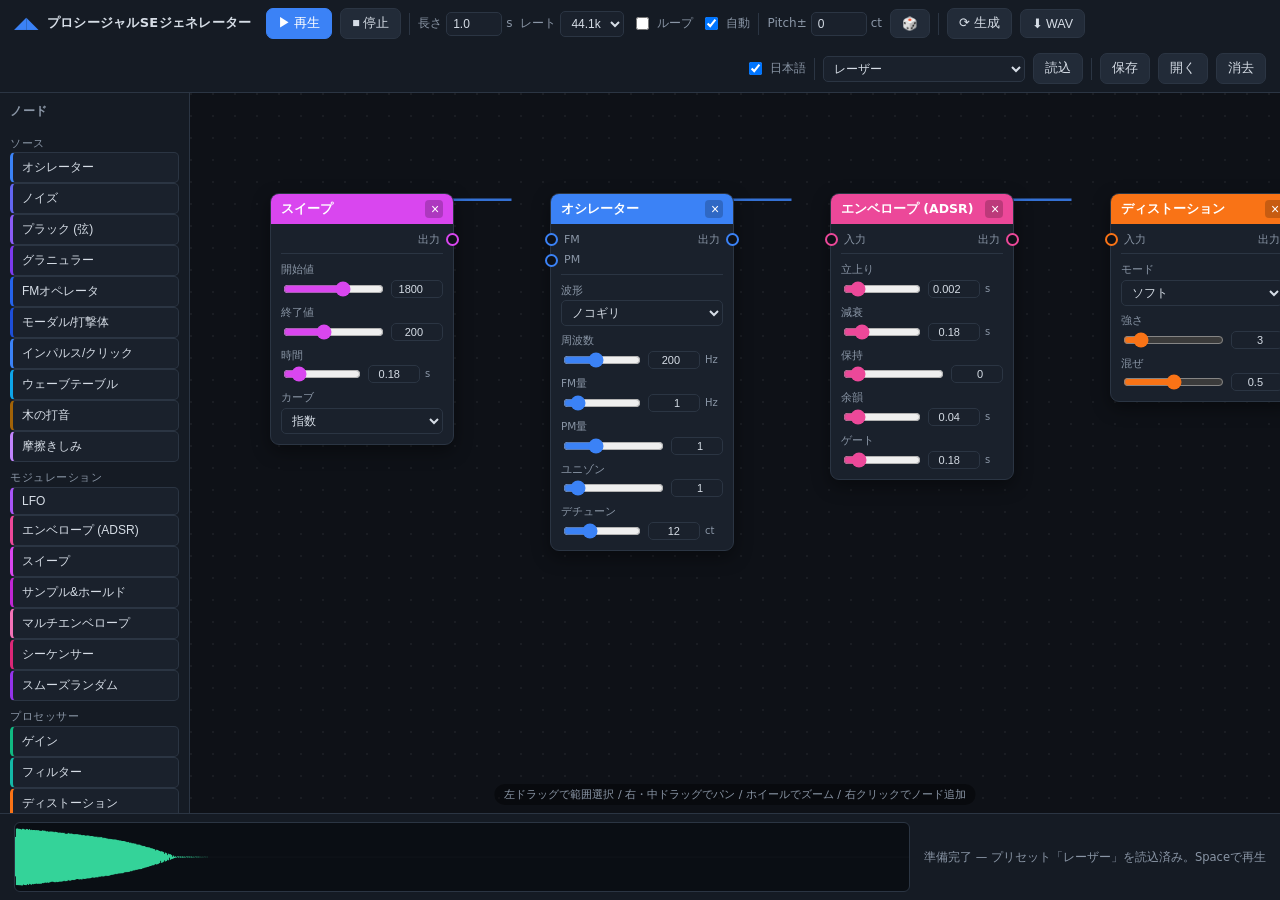
<file: ProceduralSEGenerator/index.html>
<!DOCTYPE html>
<html lang="ja">
<head>
<meta charset="UTF-8">
<meta name="viewport" content="width=device-width, initial-scale=1.0">
<title>プロシージャルSEジェネレーター</title>
<link rel="icon" href="data:,">
<link rel="stylesheet" href="css/style.css">
</head>
<body>
<div id="app">
  <header id="topbar">
    <div class="brand">
      <span class="logo">◢◣</span>
      <span class="title">プロシージャルSEジェネレーター</span>
    </div>
    <div class="transport">
      <button id="btn-play" class="btn primary" title="Space">▶ 再生</button>
      <button id="btn-stop" class="btn">■ 停止</button>
      <div class="sep"></div>
      <label class="field">長さ
        <input id="in-duration" type="number" min="0.05" max="10" step="0.05" value="1.0"> s
      </label>
      <label class="field">レート
        <select id="in-samplerate">
          <option value="44100">44.1k</option>
          <option value="48000">48k</option>
          <option value="22050">22k</option>
        </select>
      </label>
      <label class="field check"><input id="in-loop" type="checkbox"> ループ</label>
      <label class="field check"><input id="in-autorender" type="checkbox" checked> 自動</label>
      <div class="sep"></div>
      <label class="field">Pitch±
        <input id="in-vary" type="number" min="0" max="200" step="1" value="0"> ct
      </label>
      <button id="btn-dice" class="btn" title="ランダムに揺らして再生">🎲</button>
      <div class="sep"></div>
      <button id="btn-render" class="btn">⟳ 生成</button>
      <button id="btn-export" class="btn">⬇ WAV</button>
    </div>
    <div class="rightbar">
      <label class="field check" title="ノード名・パラメータ名を日本語表示"><input id="in-lang" type="checkbox" checked> 日本語</label>
      <div class="sep"></div>
      <select id="preset-select" title="プリセット">
        <option value="">— プリセット —</option>
      </select>
      <button id="btn-load-preset" class="btn">読込</button>
      <div class="sep"></div>
      <button id="btn-save" class="btn" title="グラフをJSONファイルで保存">保存</button>
      <button id="btn-open" class="btn" title="JSONファイルからグラフを開く">開く</button>
      <button id="btn-clear" class="btn danger">消去</button>
    </div>
  </header>

  <div id="body">
    <aside id="palette">
      <div class="palette-title">ノード</div>
      <div id="palette-list"></div>
      <div class="palette-hint">クリックで追加 / ポートをドラッグで接続 / 配線クリックで削除<br>ノードに重ねて <b>Ctrl+Space</b> でその地点の音を試聴
      </div>
    </aside>

    <main id="canvas-wrap">
      <div id="world">
        <svg id="wires" xmlns="http://www.w3.org/2000/svg"></svg>
        <div id="nodes"></div>
      </div>
      <div id="canvas-hint">左ドラッグで範囲選択 / 右・中ドラッグでパン / ホイールでズーム / 右クリックでノード追加</div>
    </main>
  </div>

  <footer id="bottombar">
    <canvas id="scope" width="900" height="120"></canvas>
    <div id="status">準備完了</div>
  </footer>
</div>

<input id="file-input" type="file" accept="application/json" style="display:none">

<script src="js/dsp.js"></script>
<script src="js/graph.js"></script>
<script src="js/audio.js"></script>
<script src="js/editor.js"></script>
<script src="js/presets.js"></script>
<script src="js/main.js"></script>
</body>
</html>
</file>
<file: ProceduralSEGenerator/css/style.css>
:root {
  --bg: #0e1117;
  --bg2: #151b24;
  --panel: #1a212c;
  --panel2: #222b38;
  --line: #2b3543;
  --text: #d6dde6;
  --muted: #8a96a6;
  --accent: #3b82f6;
  --green: #34d399;
  --red: #ef4444;
  --radius: 7px;
}

* { box-sizing: border-box; }
html, body { height: 100%; margin: 0; }
body {
  background: var(--bg);
  color: var(--text);
  font: 13px/1.4 "Segoe UI", system-ui, sans-serif;
  overflow: hidden;
  user-select: none;
}

#app { display: flex; flex-direction: column; height: 100vh; }

/* ---------- top bar ---------- */
#topbar {
  display: flex; align-items: center; gap: 14px;
  padding: 8px 14px;
  background: var(--bg2);
  border-bottom: 1px solid var(--line);
  flex-wrap: wrap;
}
.brand { display: flex; align-items: center; gap: 8px; font-weight: 600; }
.brand .logo { color: var(--accent); font-size: 16px; }
.brand .title { letter-spacing: .3px; }
.transport, .rightbar { display: flex; align-items: center; gap: 8px; }
.rightbar { margin-left: auto; }
.sep { width: 1px; height: 22px; background: var(--line); }

.field { display: flex; align-items: center; gap: 4px; color: var(--muted); font-size: 12px; }
.field input[type=number] { width: 56px; }
.field.check { gap: 5px; }

.btn {
  background: var(--panel2); color: var(--text);
  border: 1px solid var(--line); border-radius: var(--radius);
  padding: 6px 11px; cursor: pointer; font-size: 12.5px;
  transition: background .12s, border-color .12s;
}
.btn:hover { background: #2c3848; border-color: #3a475a; }
.btn.primary { background: var(--accent); border-color: var(--accent); color: #fff; }
.btn.primary:hover { background: #2f6fd6; }
.btn.primary.playing { background: var(--green); border-color: var(--green); color: #06231a; }
.btn.danger:hover { background: #3a1f25; border-color: var(--red); color: #ff9a9a; }

input, select {
  background: var(--panel); color: var(--text);
  border: 1px solid var(--line); border-radius: 5px;
  padding: 4px 6px; font-size: 12px; outline: none;
}
input:focus, select:focus { border-color: var(--accent); }

/* ---------- body ---------- */
#body { flex: 1; display: flex; min-height: 0; }

#palette {
  width: 190px; background: var(--bg2);
  border-right: 1px solid var(--line);
  padding: 10px; overflow-y: auto;
  display: flex; flex-direction: column; gap: 4px;
}
.palette-title { font-weight: 600; font-size: 12px; color: var(--muted); margin-bottom: 4px; text-transform: uppercase; letter-spacing: .5px; }
.palette-cat { font-size: 10.5px; color: var(--muted); text-transform: uppercase; letter-spacing: .5px; margin: 8px 0 2px; }
.palette-item {
  text-align: left; width: 100%;
  background: var(--panel); color: var(--text);
  border: 1px solid var(--line); border-left: 3px solid var(--accent);
  border-radius: 5px; padding: 6px 9px; cursor: pointer; font-size: 12px;
}
.palette-item:hover:not(:disabled) { background: var(--panel2); }
.palette-item:disabled { opacity: .4; cursor: not-allowed; }
.palette-hint { margin-top: auto; font-size: 10.5px; color: var(--muted); line-height: 1.5; padding-top: 10px; }

/* ---------- canvas ---------- */
#canvas-wrap {
  flex: 1; position: relative; overflow: hidden;
  background:
    radial-gradient(circle at 1px 1px, rgba(255,255,255,.05) 1px, transparent 0);
  background-size: 22px 22px;
  background-color: var(--bg);
  cursor: grab;
}
#canvas-wrap:active { cursor: grabbing; }
#world { position: absolute; top: 0; left: 0; transform-origin: 0 0; }
#wires { position: absolute; top: 0; left: 0; width: 6000px; height: 4000px; overflow: visible; pointer-events: none; }
.wire { fill: none; stroke: var(--accent); stroke-width: 2.5; opacity: .85; pointer-events: stroke; cursor: pointer; }
.wire:hover { opacity: 1; stroke-width: 3.5; }
.wire.temp { stroke-dasharray: 5 4; opacity: .9; pointer-events: none; }
#nodes { position: absolute; top: 0; left: 0; }

.sel-rect {
  position: absolute; z-index: 60; pointer-events: none; border-radius: 2px;
  border: 1px solid var(--accent);
  background: color-mix(in srgb, var(--accent) 16%, transparent);
}

#canvas-hint {
  position: absolute; bottom: 8px; left: 50%; transform: translateX(-50%);
  font-size: 11px; color: var(--muted); background: rgba(0,0,0,.4);
  padding: 3px 10px; border-radius: 10px; pointer-events: none;
}

/* ---------- node ---------- */
.node {
  position: absolute; width: 184px;
  background: var(--panel); border: 1px solid var(--line);
  border-radius: 9px; box-shadow: 0 6px 18px rgba(0,0,0,.4);
  --accent: #3b82f6;
}
.node.selected { border-color: var(--accent); box-shadow: 0 0 0 2px color-mix(in srgb, var(--accent) 45%, transparent), 0 6px 18px rgba(0,0,0,.5); }
.node:hover { border-color: color-mix(in srgb, var(--accent) 60%, var(--line)); }
.node.auditioning {
  border-color: var(--green);
  box-shadow: 0 0 0 2px color-mix(in srgb, var(--green) 55%, transparent), 0 0 22px color-mix(in srgb, var(--green) 50%, transparent), 0 6px 18px rgba(0,0,0,.5);
}
.node.dragging { opacity: .92; }
.node-header {
  display: flex; align-items: center; justify-content: space-between;
  background: var(--accent); color: #fff;
  padding: 6px 10px; border-radius: 8px 8px 0 0; cursor: move;
  font-weight: 600; font-size: 12.5px;
}
.node-del {
  background: rgba(0,0,0,.2); border: none; color: #fff;
  width: 18px; height: 18px; border-radius: 4px; cursor: pointer; line-height: 1; font-size: 14px;
}
.node-del:hover { background: rgba(0,0,0,.45); }
.node-body { padding: 8px 10px 10px; }

.port-row { display: flex; justify-content: space-between; gap: 8px; margin-bottom: 6px; }
.ports { display: flex; flex-direction: column; gap: 5px; }
.ports.out { align-items: flex-end; }
.port { display: flex; align-items: center; gap: 6px; }
.port-dot {
  width: 13px; height: 13px; border-radius: 50%;
  background: var(--bg); border: 2px solid var(--accent);
  cursor: crosshair; flex: 0 0 auto; margin-left: -16px;
}
.port.out .port-dot { margin-left: 0; margin-right: -16px; }
.port-dot:hover, .port-dot.port-hover { background: var(--accent); transform: scale(1.25); }
.port-label { font-size: 11px; color: var(--muted); }

/* params */
.params { display: flex; flex-direction: column; gap: 7px; border-top: 1px solid var(--line); padding-top: 8px; }
.param { display: flex; flex-direction: column; gap: 3px; }
.param-label { font-size: 10.5px; color: var(--muted); }
.param-label.inline { display: inline; }
.param-num { display: flex; align-items: center; gap: 5px; min-width: 0; }
.param-num input[type=range] { flex: 1; min-width: 0; height: 4px; accent-color: var(--accent); cursor: pointer; }
.param-val { width: 52px; padding: 2px 4px; font-size: 11px; text-align: right; }
.param-unit { font-size: 10px; color: var(--muted); width: 18px; }
.param-toggle { accent-color: var(--accent); cursor: pointer; }
.param-text { width: 100%; font-size: 11px; font-family: ui-monospace, "Consolas", monospace; }
.param-textarea { width: 100%; font-size: 12px; line-height: 1.45; resize: vertical; min-height: 34px; background: transparent; border: none; color: #3a2f08; padding: 2px; font-family: inherit; }
.param-textarea:focus { outline: 1px solid rgba(0,0,0,.25); border-radius: 3px; }

/* ---------- note node (sticky comment) ---------- */
.node.note-node {
  width: 200px;
  background: #fde68a;
  border-color: #d4a72c;
  box-shadow: 0 4px 12px rgba(0,0,0,.45);
}
.note-node .node-header { background: #f0c33c; color: #4a3a07; }
.note-node .node-del { color: #4a3a07; }
.note-node .node-body { padding: 6px 8px 8px; }
.node-link {
  background: rgba(0,0,0,.12); border: none; color: #4a3a07;
  width: 18px; height: 18px; border-radius: 4px; cursor: pointer; line-height: 1; font-size: 12px; margin-right: 3px;
}
.node-link:hover { background: rgba(0,0,0,.3); }
.node.attach-target { box-shadow: 0 0 0 2px var(--accent), 0 0 18px color-mix(in srgb, var(--accent) 60%, transparent); }

/* ---------- tooltips (palette + params) ---------- */
#palette-tip, .ui-tip {
  position: fixed; z-index: 1000; display: none;
  max-width: 230px; background: #0b1220; color: var(--text);
  border: 1px solid var(--line); border-radius: 7px;
  padding: 8px 10px; box-shadow: 0 8px 24px rgba(0,0,0,.5);
  pointer-events: none; font-size: 11.5px; line-height: 1.5;
}
#palette-tip b, .ui-tip b { display: block; margin-bottom: 3px; color: #fff; }
#palette-tip span, .ui-tip span { color: var(--muted); }

/* ---------- right-click context menu ---------- */
.ctx-menu {
  position: fixed; z-index: 1100;
  background: var(--panel); border: 1px solid var(--line); border-radius: 8px;
  padding: 4px; box-shadow: 0 10px 28px rgba(0,0,0,.55);
  min-width: 150px; font-size: 12.5px; user-select: none;
}
.ctx-cat {
  position: relative; display: flex; align-items: center; justify-content: space-between;
  gap: 14px; padding: 6px 10px; border-radius: 5px; cursor: default;
}
.ctx-cat:hover { background: var(--panel2); }
.ctx-arrow { color: var(--muted); font-size: 10px; }
.ctx-sub {
  display: none; position: absolute; left: 100%; top: -5px; margin-left: 3px;
  background: var(--panel); border: 1px solid var(--line); border-radius: 8px;
  padding: 4px; box-shadow: 0 10px 28px rgba(0,0,0,.55);
  min-width: 160px; max-height: 72vh; overflow-y: auto;
}
.ctx-cat:hover > .ctx-sub { display: block; }
.ctx-menu.flip .ctx-sub { left: auto; right: 100%; margin-left: 0; margin-right: 3px; }
.ctx-node {
  padding: 5px 10px; border-left: 3px solid var(--accent); border-radius: 4px;
  cursor: pointer; white-space: nowrap;
}
.ctx-node:hover { background: var(--panel2); }
.ctx-node.disabled { opacity: .4; cursor: not-allowed; }
select { cursor: pointer; }

/* ---------- bottom ---------- */
#bottombar {
  display: flex; align-items: center; gap: 14px;
  background: var(--bg2); border-top: 1px solid var(--line);
  padding: 8px 14px;
}
#scope { width: 100%; max-width: 900px; height: 70px; background: #0a0e14; border: 1px solid var(--line); border-radius: 6px; flex: 1; }
#status {
  font-size: 11.5px; color: var(--muted); white-space: nowrap;
  min-width: 180px; max-width: min(45vw, 520px);
  overflow: hidden; text-overflow: ellipsis;
}
</file>
